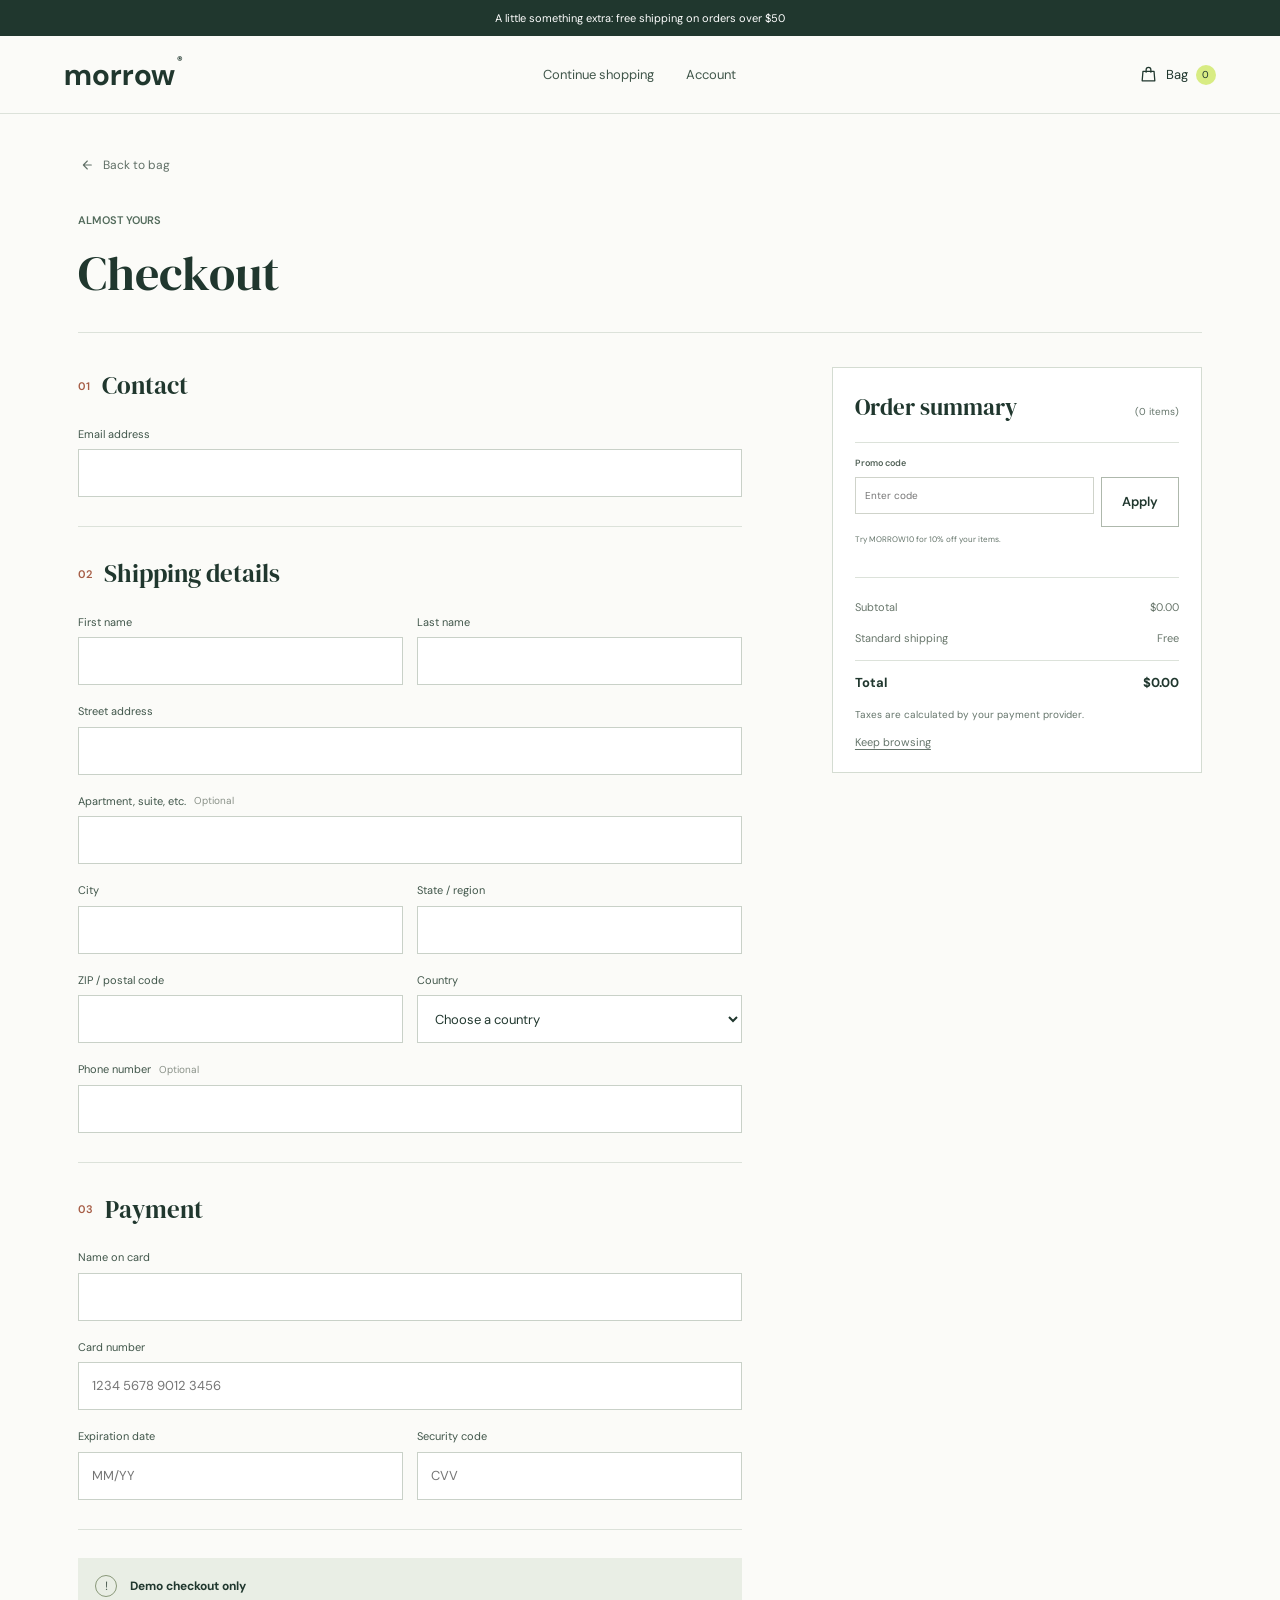
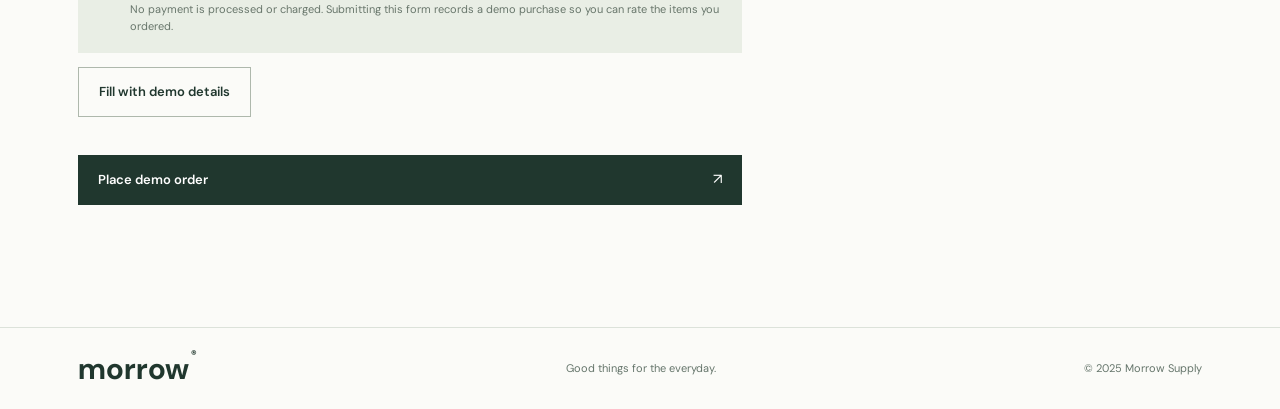
<file: checkout.html>
<!doctype html>
<html lang="en">
  <head>
    <meta charset="UTF-8" />
    <meta name="viewport" content="width=device-width, initial-scale=1.0" />
    <meta name="theme-color" content="#f6f5ef" />
    <meta name="description" content="Review your Morrow Supply order and enter shipping details." />
    <title>Checkout — Morrow Supply</title>
    <link rel="preconnect" href="https://fonts.googleapis.com" />
    <link rel="preconnect" href="https://fonts.gstatic.com" crossorigin />
    <link href="https://fonts.googleapis.com/css2?family=DM+Sans:wght@400;500;600;700&family=DM+Serif+Display&display=swap" rel="stylesheet" />
    <link rel="stylesheet" href="styles.css" />
    <script src="checkout-demo-data.js" defer></script>
    <script src="app.js" defer></script>
  </head>
  <body>
    <div class="announcement">A little something extra: free shipping on orders over $50</div>
    <header class="site-header">
      <a class="wordmark" href="index.html" aria-label="Morrow Supply home">morrow<span>®</span></a>
      <nav class="main-nav" aria-label="Checkout navigation"><a href="index.html#shop">Continue shopping</a><a href="account.html">Account</a></nav>
      <div class="header-actions">
        <a class="cart-trigger" id="checkout-cart-link" href="index.html?openCart=1" aria-label="Return to shopping bag">
          <svg aria-hidden="true" viewBox="0 0 24 24"><path d="M5 8h14l1 12H4L5 8Z"></path><path d="M9 9V6a3 3 0 0 1 6 0v3"></path></svg>
          <span>Bag</span><span class="cart-count" id="checkout-cart-count">0</span>
        </a>
      </div>
    </header>

    <main class="checkout-page">
      <a class="checkout-back" id="back-to-bag" href="index.html?openCart=1"><svg aria-hidden="true" viewBox="0 0 24 24"><path d="m14 18-6-6 6-6M8 12h12"></path></svg>Back to bag</a>
      <div class="checkout-heading"><span class="eyebrow">Almost yours</span><h1 id="checkout-title">Checkout</h1></div>
      <div class="checkout-layout">
        <form class="checkout-form" id="checkout-form">
          <section class="checkout-form-section" aria-labelledby="contact-heading">
            <div class="checkout-section-heading"><span>01</span><h2 id="contact-heading">Contact</h2></div>
            <label class="checkout-field" for="checkout-email">Email address<input id="checkout-email" name="email" type="email" autocomplete="email" required /></label>
          </section>
          <section class="checkout-form-section" aria-labelledby="shipping-heading">
            <div class="checkout-section-heading"><span>02</span><h2 id="shipping-heading">Shipping details</h2></div>
            <div class="checkout-fields-grid">
              <label class="checkout-field" for="checkout-first-name">First name<input id="checkout-first-name" name="given-name" autocomplete="given-name" required /></label>
              <label class="checkout-field" for="checkout-last-name">Last name<input id="checkout-last-name" name="family-name" autocomplete="family-name" required /></label>
              <label class="checkout-field field-full" for="checkout-address">Street address<input id="checkout-address" name="address-line1" autocomplete="address-line1" required /></label>
              <label class="checkout-field field-full" for="checkout-address-extra">Apartment, suite, etc. <span class="field-optional">Optional</span><input id="checkout-address-extra" name="address-line2" autocomplete="address-line2" /></label>
              <label class="checkout-field" for="checkout-city">City<input id="checkout-city" name="city" autocomplete="address-level2" required /></label>
              <label class="checkout-field" for="checkout-region">State / region<input id="checkout-region" name="region" autocomplete="address-level1" required /></label>
              <label class="checkout-field" for="checkout-postal">ZIP / postal code<input id="checkout-postal" name="postal-code" autocomplete="postal-code" required /></label>
              <label class="checkout-field" for="checkout-country">Country<select id="checkout-country" name="country" autocomplete="country-name" required><option value="">Choose a country</option><option>United States</option><option>Canada</option><option>United Kingdom</option><option>Australia</option></select></label>
              <label class="checkout-field field-full" for="checkout-phone">Phone number <span class="field-optional">Optional</span><input id="checkout-phone" name="tel" type="tel" autocomplete="tel" /></label>
            </div>
          </section>
          <section class="checkout-form-section" aria-labelledby="payment-heading">
            <div class="checkout-section-heading"><span>03</span><h2 id="payment-heading">Payment</h2></div>
            <div class="checkout-fields-grid">
              <label class="checkout-field field-full" for="checkout-card-name">Name on card<input id="checkout-card-name" name="card-name" autocomplete="cc-name" required /></label>
              <label class="checkout-field field-full" for="checkout-card-number">Card number<input id="checkout-card-number" name="card-number" inputmode="numeric" autocomplete="cc-number" placeholder="1234 5678 9012 3456" required /></label>
              <label class="checkout-field" for="checkout-card-expiry">Expiration date<input id="checkout-card-expiry" name="card-expiry" inputmode="numeric" autocomplete="cc-exp" placeholder="MM/YY" required /></label>
              <label class="checkout-field" for="checkout-card-cvv">Security code<input id="checkout-card-cvv" name="card-code" inputmode="numeric" autocomplete="cc-csc" maxlength="4" placeholder="CVV" required /></label>
            </div>
          </section>
          <div class="payment-setup"><span class="payment-lock" aria-hidden="true">!</span><div><strong>Demo checkout only</strong><p>No payment is processed or charged. Submitting this form records a demo purchase so you can rate the items you ordered.</p></div></div>
          <button class="button checkout-demo-fill" id="fill-demo-checkout" type="button">Fill with demo details</button>
          <p class="checkout-demo-message" id="checkout-demo-message" aria-live="polite"></p>
          <button class="button button-dark checkout-submit" type="submit">Place demo order <span aria-hidden="true">↗</span></button>
          <p class="checkout-feedback" id="checkout-feedback" aria-live="polite"></p>
        </form>
        <aside class="checkout-summary" aria-labelledby="summary-heading">
          <h2 id="summary-heading">Order summary <span id="checkout-count">(0 items)</span></h2>
          <div class="checkout-items" id="checkout-items"></div>
          <div class="promo-code-box">
            <label for="promo-code-input">Promo code</label>
            <div class="promo-code-controls">
              <input id="promo-code-input" type="text" autocomplete="off" placeholder="Enter code" aria-describedby="promo-code-hint promo-code-message" />
              <button class="button promo-code-apply" id="apply-promo-code" type="button">Apply</button>
            </div>
            <p class="promo-code-hint" id="promo-code-hint">Try MORROW10 for 10% off your items.</p>
            <p class="promo-code-message" id="promo-code-message" aria-live="polite"></p>
          </div>
          <div class="checkout-totals">
            <div><span>Subtotal</span><span id="checkout-subtotal">$0.00</span></div>
            <div id="checkout-discount-row" hidden><span>Promo discount</span><span id="checkout-discount"></span></div>
            <div><span>Standard shipping</span><span id="checkout-shipping">$0.00</span></div>
            <div class="checkout-grand-total"><strong>Total</strong><strong id="checkout-total">$0.00</strong></div>
          </div>
          <p class="tax-note">Taxes are calculated by your payment provider.</p>
          <a class="continue-shopping checkout-continue" id="back-to-store" href="index.html">Keep browsing</a>
        </aside>
      </div>
    </main>

    <footer class="site-footer"><a class="wordmark footer-wordmark" href="index.html">morrow<span>®</span></a><p>Good things for the everyday.</p><span>© 2025 Morrow Supply</span></footer>
  </body>
</html>
</file>
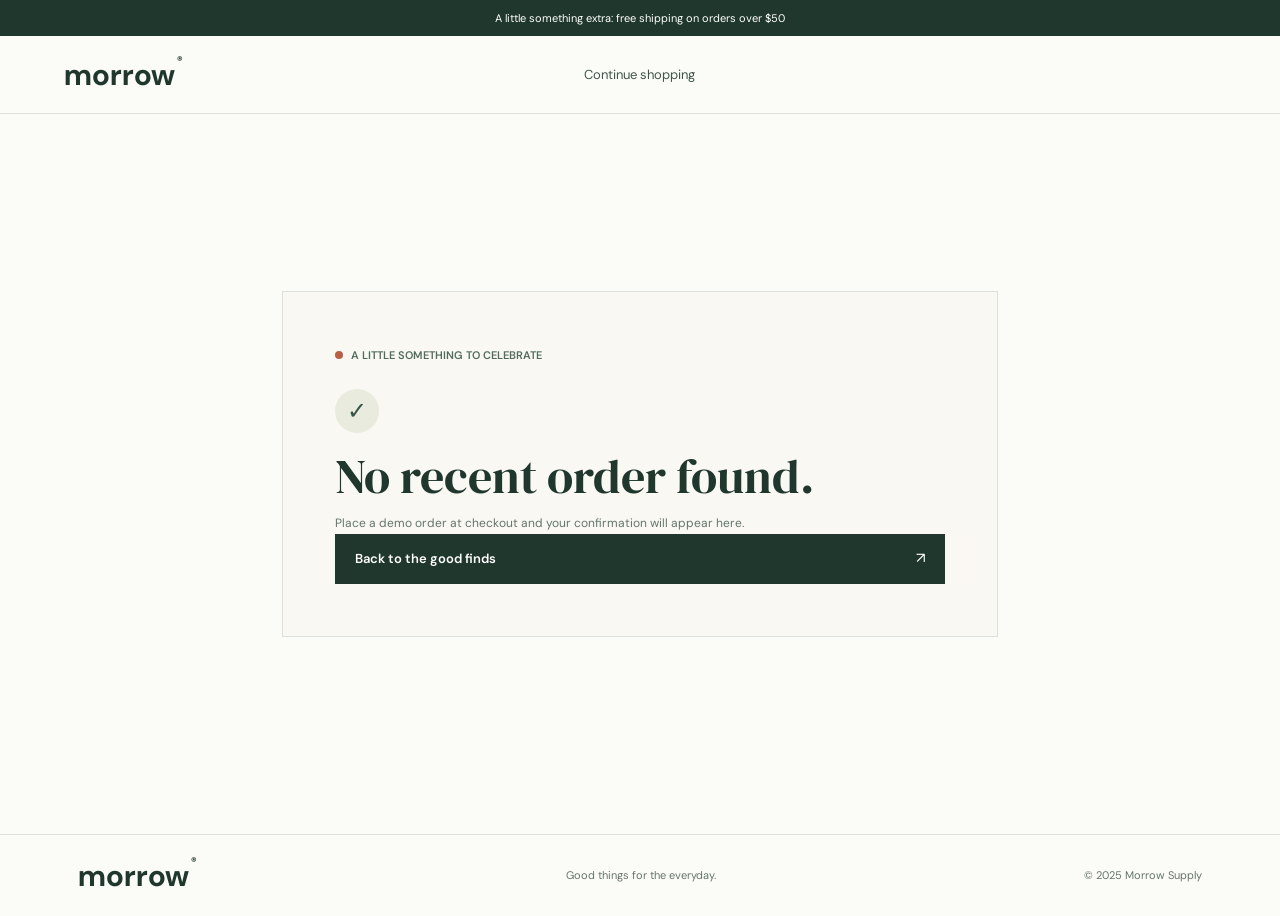
<file: thank-you.html>
<!doctype html>
<html lang="en">
  <head>
    <meta charset="UTF-8" />
    <meta name="viewport" content="width=device-width, initial-scale=1.0" />
    <meta name="theme-color" content="#f6f5ef" />
    <meta name="description" content="Your Morrow Supply demo order confirmation." />
    <title>Thank you — Morrow Supply</title>
    <link rel="preconnect" href="https://fonts.googleapis.com" />
    <link rel="preconnect" href="https://fonts.gstatic.com" crossorigin />
    <link href="https://fonts.googleapis.com/css2?family=DM+Sans:wght@400;500;600;700&family=DM+Serif+Display&display=swap" rel="stylesheet" />
    <link rel="stylesheet" href="styles.css" />
    <script src="thank-you.js" defer></script>
  </head>
  <body>
    <div class="announcement">A little something extra: free shipping on orders over $50</div>
    <header class="site-header">
      <a class="wordmark" href="index.html" aria-label="Morrow Supply home">morrow<span>®</span></a>
      <nav class="main-nav" aria-label="Confirmation navigation"><a href="index.html#shop">Continue shopping</a></nav>
    </header>

    <main class="order-confirmation">
      <section class="order-confirmation-card" aria-labelledby="confirmation-title">
        <span class="eyebrow"><span class="eyebrow-dot"></span> A little something to celebrate</span>
        <div class="order-confirmation-mark" aria-hidden="true">✓</div>
        <h1 id="confirmation-title">Thank you for your order.</h1>
        <p class="order-confirmation-message" id="order-confirmation-message" aria-live="polite"></p>
        <p class="order-confirmation-number" id="order-confirmation-number"></p>
        <div class="order-confirmation-items" id="order-confirmation-items" aria-label="Items in your order"></div>
        <div class="order-confirmation-total">
          <div><span>Subtotal</span><strong id="order-subtotal"></strong></div>
          <div id="order-discount-row" hidden><span>Promo discount</span><strong id="order-discount"></strong></div>
          <div><span>Shipping</span><strong id="order-shipping"></strong></div>
          <div class="order-confirmation-grand-total"><span>Total</span><strong id="order-total"></strong></div>
        </div>
        <p class="order-confirmation-demo">This was a demo order. No payment was processed or charged. You can now rate purchased items from the shop.</p>
        <a class="button button-dark" href="index.html#shop">Back to the good finds <span aria-hidden="true">↗</span></a>
      </section>
    </main>

    <footer class="site-footer"><a class="wordmark footer-wordmark" href="index.html">morrow<span>®</span></a><p>Good things for the everyday.</p><span>© 2025 Morrow Supply</span></footer>
  </body>
</html>
</file>
<file: styles.css>
:root {
  font-family: "DM Sans", sans-serif;
  color: #233b32;
  background: #f6f5ef;
  font-synthesis: none;
  text-rendering: optimizeLegibility;
  --ink: #233b32;
  --muted: #78827a;
  --paper: #f6f5ef;
  --line: #dedfd6;
  --lime: #d7ed86;
  --coral: #e67b61;
}

* { box-sizing: border-box; }
html { scroll-behavior: smooth; }
body { margin: 0; min-width: 320px; }
button, input, select { font: inherit; }
button, a, select { -webkit-tap-highlight-color: transparent; }
a { color: inherit; text-decoration: none; }
button { color: inherit; }
svg { width: 20px; height: 20px; fill: none; stroke: currentColor; stroke-width: 1.6; stroke-linecap: round; stroke-linejoin: round; }
.announcement { min-height: 31px; display: grid; place-items: center; padding: 6px 16px; background: var(--ink); color: #fff; font-size: 10px; letter-spacing: .08em; text-align: center; }
.site-header { position: sticky; top: 0; z-index: 7; height: 76px; max-width: 1440px; margin: auto; padding: 0 6.1%; display: grid; grid-template-columns: 1fr 1.4fr 1fr; align-items: center; border-bottom: 1px solid var(--line); background: var(--paper); }
.wordmark { font-size: 27px; font-weight: 700; letter-spacing: -.07em; width: fit-content; }
.wordmark span { font-size: 10px; vertical-align: top; margin-left: 2px; letter-spacing: 0; }
.main-nav { display: flex; justify-content: center; align-items: center; gap: clamp(16px, 2.5vw, 37px); white-space: nowrap; }
.main-nav a { font-size: 11px; color: #48584f; transition: color .2s ease; }
.main-nav a:hover { color: #a64f38; }
.header-actions { display: flex; align-items: center; justify-content: flex-end; gap: 20px; }
.account-sign-in { display: inline-flex; align-items: center; justify-content: center; min-height: 34px; padding: 0 12px; background: var(--ink); color: #fff; font-size: 10px; font-weight: 600; white-space: nowrap; transition: background .2s ease; }
.account-sign-in:hover { background: #365447; }
.search-box { display: flex; align-items: center; gap: 8px; padding: 8px 0; border-bottom: 1px solid #bdc3b9; }
.search-box svg { width: 16px; height: 16px; }
.search-box input { width: 106px; border: 0; outline: 0; background: transparent; font-size: 10px; }
.search-box input::placeholder { color: var(--muted); }
.cart-trigger { position: relative; display: flex; align-items: center; gap: 6px; border: 0; padding: 7px 0; background: none; cursor: pointer; font-size: 11px; }
.cart-trigger svg { width: 19px; height: 19px; }
.cart-count { display: grid; place-items: center; min-width: 16px; height: 16px; border-radius: 50%; background: var(--lime); font-size: 9px; }
.hero { max-width: 1440px; margin: auto; min-height: 535px; padding: 45px 6.1% 58px; display: grid; grid-template-columns: .88fr 1.12fr; align-items: center; gap: 5.5%; }
.hero-copy { position: relative; padding: 20px 0 30px 2.5%; animation: rise-in .7s both; }
.eyebrow { display: inline-flex; align-items: center; gap: 8px; color: #68766b; font-size: 9px; font-weight: 600; letter-spacing: .12em; text-transform: uppercase; }
.eyebrow-dot { width: 7px; height: 7px; border-radius: 50%; background: #e67b61; }
h1, h2, p { margin-top: 0; }
.hero h1 { margin: 20px 0 17px; font-family: "DM Serif Display", Georgia, serif; font-size: clamp(56px, 6.5vw, 88px); font-weight: 400; line-height: .96; letter-spacing: 0; }
h1 em, h2 em { color: #a65d46; font-weight: 400; }
.hero-copy > p { max-width: 350px; margin-bottom: 25px; color: #718077; font-size: 12px; line-height: 1.8; }
.button { display: inline-flex; align-items: center; justify-content: center; gap: 26px; min-height: 44px; padding: 0 17px; border: 0; cursor: pointer; font-size: 10px; font-weight: 600; transition: background .2s ease, transform .2s ease; }
.button:hover { transform: translateY(-2px); }
.button-dark { background: var(--ink); color: #fff; }
.button-dark:hover { background: #365447; }
.button span { font-size: 15px; font-weight: 400; }
.hero-note { position: absolute; right: 3%; bottom: 1%; display: flex; align-items: center; gap: 10px; color: #78827a; font-size: 9px; line-height: 1.7; }
.hero-note strong { color: var(--ink); font-weight: 600; }
.note-mark { display: grid; place-items: center; width: 31px; height: 31px; border-radius: 50%; background: var(--lime); color: var(--ink); font-size: 18px; }
.hero-image-wrap { position: relative; min-height: 410px; height: min(37vw, 455px); background: #d7d9c9; animation: rise-in .7s .12s both; }
.hero-image { width: 100%; height: 100%; position: absolute; inset: 0; object-fit: cover; object-position: center 54%; }
.hero-image-label { position: absolute; right: 17px; bottom: 13px; left: 17px; display: flex; justify-content: space-between; color: #fff; font-size: 8px; font-weight: 600; letter-spacing: .1em; text-shadow: 0 1px 5px #0008; }
.hero-sticker { position: absolute; top: 21px; left: -28px; width: 104px; height: 104px; display: flex; flex-direction: column; justify-content: center; align-items: center; border-radius: 50%; background: var(--lime); text-align: center; transform: rotate(-9deg); }
.hero-sticker > span { font-size: 6px; letter-spacing: .13em; }
.hero-sticker strong { margin: 4px 0; font-family: "DM Serif Display", Georgia, serif; font-size: 20px; font-weight: 400; line-height: .91; }
.shop-section { max-width: 1440px; margin: auto; padding: 52px 6.1% 90px; border-top: 1px solid var(--line); }
.section-heading { display: flex; justify-content: space-between; align-items: end; margin-bottom: 27px; }
.section-heading h2, .story-copy h2, .newsletter h2 { margin: 7px 0 0; font-family: "DM Serif Display", Georgia, serif; font-size: 39px; line-height: 1.06; font-weight: 400; }
.section-heading > p { max-width: 270px; margin: 0 0 3px; color: var(--muted); font-size: 10px; line-height: 1.7; }
.shop-controls { display: flex; justify-content: space-between; align-items: center; gap: 20px; margin-bottom: 23px; border-bottom: 1px solid var(--line); }
.category-tabs { display: flex; gap: 25px; overflow-x: auto; scrollbar-width: none; }
.category-tabs::-webkit-scrollbar { display: none; }
.category-tab { position: relative; flex: none; padding: 0 0 13px; border: 0; background: none; color: #7a837c; cursor: pointer; font-size: 10px; }
.category-tab.is-active { color: var(--ink); font-weight: 600; }
.category-tab.is-active::after { position: absolute; right: 0; bottom: -1px; left: 0; height: 2px; background: var(--ink); content: ""; }
.category-tab span { margin-left: 3px; color: #a65d46; font-size: 8px; }
.sort-control { display: flex; align-items: center; gap: 8px; flex: none; padding-bottom: 11px; color: var(--muted); font-size: 9px; }
.sort-control select { border: 0; outline: 0; background: transparent; color: var(--ink); cursor: pointer; font-size: 9px; }
.product-grid { display: grid; grid-template-columns: repeat(4, minmax(0, 1fr)); gap: 29px 16px; }
.product-card { min-width: 0; animation: rise-in .42s both; }
.product-image-wrap { position: relative; overflow: hidden; aspect-ratio: 1 / 1.12; background: #e7e5dc; }
.product-image { width: 100%; height: 100%; object-fit: cover; transition: transform .45s cubic-bezier(.2,.7,.2,1); }
.product-card:hover .product-image { transform: scale(1.045); }
.product-badge { position: absolute; top: 11px; left: 11px; padding: 6px 8px; background: var(--lime); color: var(--ink); font-size: 7px; font-weight: 700; letter-spacing: .09em; text-transform: uppercase; }
.quick-add { position: absolute; right: 10px; bottom: 10px; width: 36px; height: 36px; display: grid; place-items: center; border: 0; border-radius: 50%; background: #f6f5ef; cursor: pointer; transition: color .2s, background .2s, transform .2s; }
.quick-add:hover { background: var(--ink); color: #fff; transform: rotate(90deg); }
.quick-add svg { width: 17px; height: 17px; }
.product-info { display: flex; justify-content: space-between; gap: 8px; padding-top: 11px; }
.product-name { margin: 0; font-size: 11px; font-weight: 600; }
.product-description { margin: 4px 0 0; color: var(--muted); font-size: 9px; }
.product-price { flex: none; padding-top: 1px; font-size: 10px; font-weight: 600; }
.product-rating { display: flex; align-items: center; gap: 7px; min-height: 24px; margin-top: 4px; }
.rating-stars { display: inline-flex; gap: 1px; }
.rating-star { padding: 2px; border: 0; background: linear-gradient(90deg, #a65d46 var(--rating-fill, 0%), #c9cbc5 var(--rating-fill, 0%)); background-clip: text; color: transparent; cursor: pointer; font: inherit; font-size: 14px; line-height: 1; -webkit-background-clip: text; }
.rating-star:focus-visible { outline: 2px solid #83966a; outline-offset: 1px; }
.rating-label { color: var(--muted); font-size: 9px; }
.product-reviews-dialog { width: min(520px, calc(100% - 32px)); max-height: min(85vh, 760px); padding: 24px; border: 1px solid var(--line); background: #f9f8f3; color: var(--ink); }
.product-reviews-dialog::backdrop { background: rgb(25 38 31 / 55%); }
.reviews-header { display: flex; justify-content: space-between; align-items: start; gap: 16px; }
.reviews-header h2 { margin: 5px 0 0; font-family: "DM Serif Display", Georgia, serif; font-size: 29px; font-weight: 400; }
.reviews-close { flex: none; font-size: 22px; }
.reviews-summary { margin-top: 18px; color: var(--ink); font-size: 12px; font-weight: 600; }
.reviews-empty { margin: 18px 0; color: var(--muted); font-size: 11px; }
.reviews-list { display: grid; gap: 0; max-height: 250px; overflow-y: auto; padding: 0; margin: 14px 0 0; list-style: none; }
.product-review { padding: 13px 0; border-top: 1px solid var(--line); }
.product-review-heading { display: flex; justify-content: space-between; gap: 12px; }
.product-review-stars { color: #a65d46; font-size: 13px; letter-spacing: .04em; }
.product-review-heading time { color: var(--muted); font-size: 9px; }
.product-review > p { margin: 8px 0 0; color: #536258; font-size: 11px; line-height: 1.7; overflow-wrap: anywhere; }
.review-form { padding-top: 18px; margin-top: 8px; border-top: 1px solid var(--line); }
.review-form[hidden] { display: none; }
.review-form h3 { margin: 0 0 12px; font-family: "DM Serif Display", Georgia, serif; font-size: 20px; font-weight: 400; }
.review-rating-field { padding: 0; margin: 0 0 12px; border: 0; }
.review-rating-field legend, .review-comment-label { color: #526258; font-size: 10px; }
.review-rating-stars { display: flex; gap: 3px; margin-top: 5px; }
.review-rating-stars button { padding: 0; border: 0; background: none; color: #b7bbb2; cursor: pointer; font-size: 23px; }
.review-rating-stars button.is-selected { color: #a65d46; }
.review-rating-stars button:focus-visible { outline: 2px solid #83966a; outline-offset: 2px; }
.review-comment-label { display: grid; gap: 6px; }
.review-comment-label textarea { width: 100%; padding: 10px; border: 1px solid #cfd3ca; border-radius: 0; outline-color: #83966a; background: #fff; color: var(--ink); font: inherit; font-size: 11px; resize: vertical; }
.review-submit { margin-top: 12px; }
.review-form-message, .review-purchase-note { min-height: 15px; margin: 9px 0 0; color: #56744d; font-size: 10px; line-height: 1.6; }
.reviews-thanks { margin: 16px 0 0; color: #56744d; font-size: 12px; }
.review-purchase-note { color: var(--muted); }
.empty-state { padding: 46px 0; color: var(--muted); text-align: center; font-size: 12px; }
.story-band { min-height: 255px; display: grid; grid-template-columns: .6fr 1.4fr 1fr; align-items: center; gap: 5%; padding: 45px 12%; background: #e8ebdd; }
.story-mark { color: #c0cf8a; font-family: "DM Serif Display", Georgia, serif; font-size: 108px; line-height: 1; }
.story-copy h2 { font-size: 34px; }
.story-band > p { max-width: 260px; margin: 18px 0 0; color: #69776d; font-size: 10px; line-height: 1.85; }
.newsletter { position: relative; display: flex; justify-content: space-between; align-items: center; gap: 30px; max-width: 1440px; min-height: 200px; margin: auto; padding: 40px 8%; }
.newsletter h2 { font-size: 29px; }
.newsletter > div > p { margin: 8px 0 0; color: var(--muted); font-size: 10px; }
.newsletter-form { display: flex; min-width: min(430px, 45%); border-bottom: 1px solid #9fa99e; }
.newsletter-form input { flex: 1; min-width: 0; border: 0; outline: 0; background: transparent; font-size: 10px; }
.newsletter-form .button { align-self: center; min-height: 37px; padding: 0 13px; }
.newsletter-message { position: absolute; right: 8%; bottom: 17px; margin: 0; color: #56744d; font-size: 10px; }
.site-footer[hidden] { display: none; }
.checkout-page { max-width: 1280px; margin: auto; padding: 32px 6.1% 88px; }
.checkout-back { display: inline-flex; align-items: center; gap: 7px; padding: 4px 0; border: 0; background: none; color: #617067; cursor: pointer; font-size: 10px; }
.checkout-back svg { width: 16px; height: 16px; }
.checkout-heading { margin: 27px 0 28px; padding-bottom: 20px; border-bottom: 1px solid var(--line); }
.checkout-heading h1 { margin: 7px 0 0; font-family: "DM Serif Display", Georgia, serif; font-size: 43px; font-weight: 400; }
.checkout-layout { display: grid; grid-template-columns: minmax(0, 1fr) minmax(260px, 350px); align-items: start; gap: clamp(30px, 7vw, 90px); }
.checkout-form-section { padding: 0 0 25px; margin-bottom: 24px; border-bottom: 1px solid var(--line); }
.checkout-section-heading { display: flex; align-items: center; gap: 10px; margin-bottom: 18px; }
.checkout-section-heading > span { color: #a65d46; font-size: 9px; font-weight: 600; }
.checkout-section-heading h2 { margin: 0; font-family: "DM Serif Display", Georgia, serif; font-size: 22px; font-weight: 400; }
.checkout-field { display: grid; grid-template-columns: auto 1fr; align-items: center; gap: 6px 8px; color: #526258; font-size: 9px; }
.checkout-field input, .checkout-field select { grid-column: 1 / -1; width: 100%; min-height: 43px; padding: 0 11px; border: 1px solid #cfd3ca; border-radius: 0; outline-color: #83966a; background: #fff; color: var(--ink); font-size: 11px; }
.checkout-fields-grid { display: grid; grid-template-columns: repeat(2, minmax(0, 1fr)); gap: 15px 12px; }
.checkout-field.field-full { grid-column: 1 / -1; }
.field-optional { color: #899188; font-size: 8px; }
.payment-setup { display: flex; gap: 11px; padding: 15px; background: #e8ebdd; }
.payment-lock { width: 20px; height: 20px; flex: none; display: grid; place-items: center; border: 1px solid #899879; border-radius: 50%; color: #526258; font-size: 11px; }
.payment-setup strong { font-size: 10px; }
.payment-setup p { margin: 5px 0 0; color: #68766b; font-size: 9px; line-height: 1.6; }
.checkout-submit { width: 100%; justify-content: space-between; margin-top: 16px; }
.checkout-demo-fill { min-height: 38px; margin-top: 14px; padding: 0 12px; border: 1px solid #aeb8ac; background: transparent; color: var(--ink); }
.checkout-demo-fill:hover { background: #e8ebdd; }
.checkout-demo-message { min-height: 14px; margin: 6px 0 0; color: #56744d; font-size: 9px; }
.checkout-feedback { min-height: 15px; margin: 11px 0 0; color: #a64f38; font-size: 10px; line-height: 1.6; }
.account-page { min-height: calc(100vh - 190px); display: grid; place-items: center; padding: 52px 20px 72px; }
.account-card { width: min(100%, 480px); padding: clamp(24px, 6vw, 42px); border: 1px solid var(--line); background: #f9f8f3; }
.account-card h1 { margin: 14px 0 8px; font-family: "DM Serif Display", Georgia, serif; font-size: clamp(34px, 6vw, 43px); font-weight: 400; line-height: 1.08; }
.account-intro { margin: 0; color: var(--muted); font-size: 11px; line-height: 1.7; }
.account-mode-switch { display: grid; grid-template-columns: 1fr 1fr; gap: 5px; padding: 4px; margin-top: 24px; background: #e8ebdd; }
.account-mode-switch button { min-height: 38px; border: 0; background: transparent; color: #68766b; cursor: pointer; font-size: 10px; }
.account-mode-switch button.is-active { background: #fff; color: var(--ink); font-weight: 600; }
.account-form { display: grid; gap: 14px; margin-top: 20px; }
.account-field { display: grid; gap: 6px; color: #526258; font-size: 10px; }
.account-field[hidden] { display: none; }
.account-field input { width: 100%; min-height: 43px; padding: 0 11px; border: 1px solid #cfd3ca; border-radius: 0; outline-color: #83966a; background: #fff; color: var(--ink); font-size: 11px; }
.account-reset { justify-self: end; padding: 0; border: 0; background: none; color: #536b5c; cursor: pointer; font-size: 9px; text-decoration: underline; }
.account-submit { width: 100%; justify-content: space-between; }
.account-message, .account-setup-message { min-height: 15px; margin: 0; color: #56744d; font-size: 10px; line-height: 1.65; }
.account-message.is-error, .account-setup-message { color: #a64f38; }
.account-setup-message { padding: 12px; margin-top: 16px; background: #f5e9e3; }
.account-setup-message[hidden] { display: none; }
.account-privacy-note { margin: 16px 0 0; color: var(--muted); font-size: 9px; line-height: 1.6; }
.account-status { display: grid; gap: 6px; padding: 13px; margin-top: 18px; background: #e8ebdd; }
.account-status[hidden] { display: none; }
.account-status strong { font-size: 11px; }
.account-status > span { color: var(--muted); font-size: 10px; }
.account-status .continue-shopping { justify-self: start; margin-top: 3px; }
.account-form button:disabled, .account-mode-switch button:disabled { cursor: not-allowed; opacity: .6; }
.order-confirmation { max-width: 760px; min-height: calc(100vh - 180px); display: grid; place-items: center; margin: auto; padding: 52px 22px 72px; }
.order-confirmation-card { width: 100%; padding: clamp(24px, 6vw, 52px); border: 1px solid var(--line); background: #f9f8f3; }
.order-confirmation-mark { width: 44px; height: 44px; display: grid; place-items: center; margin-top: 24px; border-radius: 50%; background: #e8ebdd; color: #365447; font-size: 24px; }
.order-confirmation-card h1 { margin: 18px 0 10px; font-family: "DM Serif Display", Georgia, serif; font-size: clamp(34px, 6vw, 48px); font-weight: 400; line-height: 1.08; }
.order-confirmation-message { margin: 0; color: var(--muted); font-size: 12px; line-height: 1.7; }
.order-confirmation-number { margin: 22px 0 0; color: #68766b; font-size: 10px; font-weight: 600; letter-spacing: .06em; text-transform: uppercase; }
.order-confirmation-items { margin-top: 14px; border-top: 1px solid var(--line); }
.order-confirmation-item, .order-confirmation-total > div { display: flex; justify-content: space-between; gap: 16px; padding: 12px 0; border-bottom: 1px solid var(--line); font-size: 11px; }
.order-confirmation-item strong, .order-confirmation-total strong { flex: none; font-weight: 600; }
.order-confirmation-quantity { color: var(--muted); }
.order-confirmation-total { padding-top: 6px; }
.order-confirmation-total > div { padding: 8px 0; border: 0; color: var(--muted); }
.order-confirmation-total .order-confirmation-grand-total { margin-top: 5px; padding-top: 13px; border-top: 1px solid var(--line); color: var(--ink); font-size: 14px; }
.order-confirmation-demo { margin: 18px 0; padding: 12px; background: #e8ebdd; color: #536258; font-size: 10px; line-height: 1.65; }
.order-confirmation-card > .button { width: 100%; justify-content: space-between; }
.checkout-summary { position: sticky; top: 100px; padding: 19px; border: 1px solid var(--line); background: #f9f8f3; }
.checkout-summary h2 { display: flex; align-items: baseline; justify-content: space-between; gap: 8px; margin: 0 0 14px; font-family: "DM Serif Display", Georgia, serif; font-size: 20px; font-weight: 400; }
.checkout-summary h2 span { color: var(--muted); font-family: "DM Sans", sans-serif; font-size: 8px; }
.checkout-items { max-height: 300px; overflow-y: auto; }
.promo-code-box { padding: 14px 0; border-top: 1px solid var(--line); }
.promo-code-box > label { display: block; margin-bottom: 7px; color: #526258; font-size: 9px; font-weight: 600; }
.promo-code-controls { display: flex; gap: 7px; }
.promo-code-controls input { flex: 1; min-width: 0; height: 37px; padding: 0 9px; border: 1px solid #cfd3ca; border-radius: 0; outline-color: #83966a; background: #fff; color: var(--ink); font-size: 10px; }
.promo-code-apply { min-height: 37px; padding: 0 11px; border: 1px solid #aeb8ac; background: transparent; color: var(--ink); }
.promo-code-apply:hover { background: #e8ebdd; }
.promo-code-hint, .promo-code-message { min-height: 12px; margin: 6px 0 0; color: var(--muted); font-size: 8px; }
.promo-code-message.is-success { color: #56744d; }
.promo-code-box[hidden], .checkout-totals [hidden], .order-confirmation-total [hidden] { display: none; }
.checkout-item { display: grid; grid-template-columns: 48px 1fr auto; align-items: center; gap: 9px; padding: 10px 0; border-top: 1px solid var(--line); }
.checkout-item img { width: 48px; height: 54px; object-fit: cover; background: #e7e5dc; }
.checkout-item strong { display: block; font-size: 9px; }
.checkout-item span { display: block; margin-top: 4px; color: var(--muted); font-size: 8px; }
.checkout-item-price { color: var(--ink) !important; font-size: 9px !important; }
.checkout-totals { padding-top: 12px; border-top: 1px solid var(--line); }
.checkout-totals > div { display: flex; justify-content: space-between; gap: 10px; padding: 6px 0; color: #68766b; font-size: 9px; }
.checkout-totals .checkout-grand-total { margin-top: 7px; padding-top: 12px; border-top: 1px solid var(--line); color: var(--ink); font-size: 11px; }
.tax-note { margin: 7px 0 0; color: var(--muted); font-size: 8px; }
.checkout-continue { margin: 17px 0 0; }
.site-footer { min-height: 75px; display: flex; align-items: center; justify-content: space-between; padding: 15px 6.1%; border-top: 1px solid var(--line); }
.footer-wordmark { font-size: 22px; }
.site-footer p, .site-footer > span { margin: 0; color: var(--muted); font-size: 9px; }
.overlay { position: fixed; z-index: 8; inset: 0; background: #16261f70; animation: fade-in .2s ease; }
.cart-drawer { position: fixed; z-index: 9; top: 0; right: 0; bottom: 0; width: min(440px, 100%); display: flex; flex-direction: column; padding: 27px 28px 20px; background: var(--paper); box-shadow: -10px 0 40px #17251d12; animation: slide-in .26s ease both; }
.cart-drawer[hidden], .overlay[hidden] { display: none; }
.cart-header { display: flex; align-items: center; justify-content: space-between; padding-bottom: 18px; border-bottom: 1px solid var(--line); }
.cart-header h2 { margin: 5px 0 0; font-family: "DM Serif Display", Georgia, serif; font-size: 30px; font-weight: 400; }
.cart-header h2 span { color: var(--muted); font-family: "DM Sans", sans-serif; font-size: 11px; }
.icon-button { width: 35px; height: 35px; display: grid; place-items: center; border: 1px solid var(--line); border-radius: 50%; background: transparent; cursor: pointer; }
.icon-button svg { width: 17px; height: 17px; }
.shipping-note { padding: 14px 0; border-bottom: 1px solid var(--line); color: #627568; font-size: 10px; }
.shipping-track { height: 3px; margin-top: 9px; background: #dfe3d8; }
.shipping-track span { display: block; height: 100%; background: #a2bd5e; transition: width .25s ease; }
.cart-items { flex: 1; overflow-y: auto; }
.cart-empty { padding: 42px 10px; color: var(--muted); text-align: center; font-size: 11px; }
.cart-item { display: grid; grid-template-columns: 72px 1fr auto; gap: 12px; padding: 15px 0; border-bottom: 1px solid var(--line); }
.cart-item img { width: 72px; height: 84px; object-fit: cover; background: #e7e5dc; }
.cart-item-copy { display: flex; flex-direction: column; align-items: flex-start; padding: 3px 0; }
.cart-item-copy strong { font-size: 10px; }
.cart-item-copy > span { margin-top: 5px; color: var(--muted); font-size: 9px; }
.quantity-control { display: flex; align-items: center; gap: 12px; margin-top: auto; border: 1px solid var(--line); }
.quantity-control button { width: 24px; height: 23px; border: 0; background: transparent; cursor: pointer; }
.quantity-control span { min-width: 10px; text-align: center; font-size: 9px; }
.cart-item-price { padding-top: 3px; font-size: 10px; font-weight: 600; }
.cart-footer { padding-top: 15px; border-top: 1px solid var(--line); }
.subtotal-row { display: flex; justify-content: space-between; font-size: 12px; }
.subtotal-row strong { font-size: 13px; }
.cart-footer > p { margin: 9px 0 15px; color: var(--muted); font-size: 9px; }
.checkout-button { width: 100%; justify-content: space-between; }
.continue-shopping { display: block; margin: 12px auto 0; border: 0; background: none; cursor: pointer; color: var(--muted); font-size: 9px; text-decoration: underline; text-underline-offset: 3px; }
.toast { position: fixed; z-index: 12; right: 20px; bottom: 20px; max-width: calc(100vw - 40px); padding: 13px 17px; background: var(--ink); color: #fff; font-size: 10px; opacity: 0; pointer-events: none; transform: translateY(8px); transition: opacity .2s, transform .2s; }
.toast.is-visible { opacity: 1; transform: translateY(0); }
.visually-hidden { position: absolute; width: 1px; height: 1px; overflow: hidden; clip: rect(0, 0, 0, 0); white-space: nowrap; clip-path: inset(50%); }
@keyframes rise-in { from { opacity: 0; transform: translateY(12px); } to { opacity: 1; transform: translateY(0); } }
@keyframes fade-in { from { opacity: 0; } to { opacity: 1; } }
@keyframes slide-in { from { transform: translateX(100%); } to { transform: translateX(0); } }
@media (min-width: 1441px) { .hero-image-wrap { height: 455px; } }
@media (max-width: 900px) {
  .site-header { grid-template-columns: .8fr 1.4fr 1fr; padding: 0 4%; }
  .main-nav { gap: 15px; }
  .main-nav a { font-size: 9px; }
  .header-actions { gap: 12px; }
  .hero { padding-right: 5%; padding-left: 5%; gap: 4%; }
  .hero-image-wrap { min-height: 350px; }
  .hero-note { right: 0; }
  .shop-section { padding-right: 5%; padding-left: 5%; }
  .product-grid { grid-template-columns: repeat(3, minmax(0, 1fr)); }
  .story-band { padding-right: 7%; padding-left: 7%; }
  .checkout-page { padding-right: 5%; padding-left: 5%; }
  .checkout-layout { grid-template-columns: minmax(0, 1fr) minmax(230px, .75fr); gap: 25px; }
}
@media (max-width: 620px) {
  .announcement { min-height: 29px; font-size: 8px; }
  .site-header { height: auto; min-height: 67px; grid-template-columns: 1fr auto; gap: 0; padding: 0 20px; }
  .wordmark { font-size: 25px; }
  .main-nav { grid-row: 2; grid-column: 1 / -1; justify-content: flex-start; gap: 24px; overflow-x: auto; padding: 1px 0 13px; }
  .main-nav a { flex: none; font-size: 9px; }
  .header-actions { grid-row: 1; grid-column: 2; }
  .search-box { width: 30px; height: 34px; justify-content: center; border: 0; }
  .search-box input { position: absolute; top: 107px; right: 20px; left: 20px; z-index: 2; display: none; width: calc(100% - 40px); padding: 11px 12px; border: 1px solid var(--line); background: var(--paper); }
  .search-box:focus-within input { display: block; }
  .search-box input:not(:placeholder-shown) { display: block; }
  .cart-trigger span:nth-child(2) { display: none; }
  .hero { min-height: unset; grid-template-columns: 1fr; gap: 22px; padding: 43px 20px 45px; }
  .hero-copy { padding: 0 0 21px; }
  .hero h1 { margin: 15px 0 11px; font-size: 61px; }
  .hero-copy > p { max-width: 310px; margin-bottom: 19px; font-size: 11px; }
  .hero-note { right: 0; bottom: 0; font-size: 8px; }
  .note-mark { width: 27px; height: 27px; }
  .hero-image-wrap { min-height: 0; height: 67vw; max-height: 370px; }
  .hero-sticker { top: 13px; left: -9px; width: 82px; height: 82px; }
  .hero-sticker strong { font-size: 17px; }
  .shop-section { padding: 39px 20px 62px; }
  .section-heading { align-items: flex-start; flex-direction: column; gap: 9px; margin-bottom: 19px; }
  .section-heading h2 { font-size: 35px; }
  .section-heading > p { max-width: 290px; font-size: 9px; }
  .shop-controls { align-items: flex-end; gap: 8px; margin-right: -20px; }
  .category-tabs { gap: 19px; }
  .category-tab { padding-bottom: 11px; font-size: 9px; }
  .sort-control { margin-right: 20px; font-size: 0; }
  .sort-control select { max-width: 76px; font-size: 8px; }
  .product-grid { grid-template-columns: repeat(2, minmax(0, 1fr)); gap: 23px 11px; }
  .product-image-wrap { aspect-ratio: 1 / 1.18; }
  .product-badge { top: 7px; left: 7px; padding: 5px 6px; font-size: 6px; }
  .quick-add { right: 7px; bottom: 7px; width: 32px; height: 32px; }
  .product-name { font-size: 10px; }
  .product-description { font-size: 8px; }
  .product-price { font-size: 9px; }
  .story-band { min-height: 0; grid-template-columns: 45px 1fr; gap: 5px 17px; padding: 36px 22px 39px; }
  .story-mark { align-self: start; font-size: 68px; }
  .story-copy h2 { font-size: 27px; }
  .story-band > p { grid-column: 2; max-width: 300px; margin: 3px 0 0; font-size: 9px; }
  .newsletter { align-items: flex-start; flex-direction: column; gap: 20px; padding: 37px 22px 45px; }
  .newsletter h2 { font-size: 27px; }
  .newsletter-form { width: 100%; min-width: 0; min-height: 44px; }
  .newsletter-message { right: 22px; bottom: 18px; left: 22px; }
  .site-footer { min-height: 72px; padding: 14px 20px; }
  .footer-wordmark { font-size: 19px; }
  .site-footer p { display: none; }
  .site-footer > span { font-size: 8px; }
  .cart-drawer { padding: 21px 20px 16px; }
  .checkout-page { padding: 24px 20px 56px; }
  .checkout-heading { margin: 23px 0 20px; }
  .checkout-heading h1 { font-size: 37px; }
  .checkout-layout { grid-template-columns: 1fr; gap: 28px; }
  .checkout-summary { position: static; grid-row: 1; }
  .checkout-items { max-height: 230px; }
}
@media (prefers-reduced-motion: reduce) { *, *::before, *::after { scroll-behavior: auto !important; animation-duration: .01ms !important; animation-iteration-count: 1 !important; transition-duration: .01ms !important; } }

:root {
  color: #20372e;
  background: #fbfbf8;
  --ink: #20372e;
  --muted: #65756b;
  --paper: #fbfbf8;
  --line: #dce2da;
  --lime: #d8ec83;
  --coral: #b85f46;
}

body { color: var(--ink); background: var(--paper); font-size: 14px; line-height: 1.5; }
button, input, select { font-size: inherit; }
:focus-visible { outline: 2px solid #b85f46; outline-offset: 3px; }
.announcement { min-height: 36px; padding: 8px 16px; background: #20372e; font-size: 11px; letter-spacing: 0; }
.site-header { width: 100%; max-width: none; height: 78px; padding: 0 max(5%, calc((100% - 1280px) / 2)); background: var(--paper); }
.wordmark { font-size: 30px; letter-spacing: 0; }
.wordmark span { font-size: 11px; }
.main-nav { gap: clamp(18px, 2.5vw, 36px); }
.main-nav a { color: #40564a; font-size: 13px; }
.header-actions { gap: 22px; }
.search-box { gap: 9px; border-bottom-color: #9daaa0; }
.search-box input { width: 130px; font-size: 12px; }
.cart-trigger { gap: 8px; font-size: 13px; }
.cart-count { min-width: 20px; height: 20px; font-size: 10px; }
.hero { min-height: 590px; padding-top: 55px; padding-bottom: 65px; }
.hero-copy { padding-top: 22px; padding-bottom: 35px; }
.eyebrow { color: #536b5c; font-size: 11px; letter-spacing: 0; }
.eyebrow-dot { width: 8px; height: 8px; background: var(--coral); }
.hero h1 { margin: 22px 0 20px; font-size: 80px; line-height: .98; }
h1 em, h2 em { color: var(--coral); }
.hero-copy > p { max-width: 390px; margin-bottom: 28px; color: #65756b; font-size: 15px; line-height: 1.75; }
.button { min-height: 50px; padding: 0 20px; gap: 30px; font-size: 13px; }
.button-dark { background: var(--ink); }
.button-dark:hover { background: #385b49; }
.hero-note { gap: 12px; color: #66776c; font-size: 11px; }
.note-mark { width: 36px; height: 36px; background: var(--lime); }
.hero-image-wrap { min-height: 430px; height: 455px; background: #e1e6d9; }
.hero-image-label { right: 20px; bottom: 17px; left: 20px; font-size: 10px; letter-spacing: 0; }
.hero-sticker { top: 24px; width: 110px; height: 110px; background: var(--lime); }
.hero-sticker > span { font-size: 8px; letter-spacing: 0; }
.hero-sticker strong { font-size: 22px; }
.shop-section { padding-top: 68px; padding-bottom: 98px; }
.section-heading { margin-bottom: 32px; }
.section-heading h2, .story-copy h2, .newsletter h2 { font-size: 46px; line-height: 1.08; }
.section-heading > p { max-width: 330px; color: #65756b; font-size: 13px; line-height: 1.7; }
.shop-controls { margin-bottom: 28px; }
.category-tabs { gap: 30px; }
.category-tab { padding-bottom: 15px; font-size: 12px; }
.category-tab span { font-size: 10px; }
.sort-control, .sort-control select { font-size: 11px; }
.product-grid { gap: 34px 20px; }
.product-image-wrap { aspect-ratio: 1 / 1.08; background: #eeeee7; }
.product-badge { top: 13px; left: 13px; padding: 7px 9px; background: #e4f0a8; font-size: 9px; letter-spacing: 0; }
.quick-add { right: 12px; bottom: 12px; width: 42px; height: 42px; }
.quick-add:hover { background: var(--ink); }
.quick-add svg { width: 19px; height: 19px; }
.product-info { gap: 12px; padding-top: 14px; }
.product-name { font-size: 14px; }
.product-description { margin-top: 5px; color: #68776d; font-size: 11px; }
.product-price { font-size: 13px; }
.empty-state { padding: 58px 0; font-size: 14px; }
.story-band { min-height: 295px; background: #e9eee5; }
.story-mark { color: #91a36b; }
.story-copy h2 { font-size: 39px; }
.story-band > p { color: #596c60; font-size: 13px; line-height: 1.8; }
.newsletter { min-height: 225px; }
.newsletter h2 { font-size: 34px; }
.newsletter > div > p { color: #65756b; font-size: 13px; }
.newsletter-form { min-height: 50px; }
.newsletter-form input { font-size: 13px; }
.newsletter-form .button { min-height: 42px; }
.newsletter-message { font-size: 12px; }
.site-footer { min-height: 82px; }
.site-footer p, .site-footer > span { color: #65756b; font-size: 11px; }
.checkout-page { padding-top: 38px; padding-bottom: 96px; }
.checkout-back { gap: 9px; font-size: 12px; }
.checkout-heading { margin: 30px 0 34px; padding-bottom: 23px; }
.checkout-heading h1 { font-size: 48px; }
.checkout-layout { grid-template-columns: minmax(0, 1fr) minmax(300px, 370px); }
.checkout-form-section { padding-bottom: 29px; margin-bottom: 28px; }
.checkout-section-heading { gap: 12px; margin-bottom: 21px; }
.checkout-section-heading > span { font-size: 11px; }
.checkout-section-heading h2 { font-size: 25px; }
.checkout-field { gap: 7px 8px; color: #40564a; font-size: 11px; }
.checkout-field input, .checkout-field select { min-height: 48px; padding: 0 13px; border-color: #c9d1c8; background: #fff; font-size: 13px; }
.checkout-fields-grid { gap: 18px 14px; }
.field-optional { font-size: 10px; }
.payment-setup { gap: 13px; padding: 17px; background: #e9eee5; }
.payment-lock { width: 22px; height: 22px; font-size: 12px; }
.payment-setup strong { font-size: 12px; }
.payment-setup p { font-size: 11px; }
.checkout-submit { margin-top: 18px; }
.checkout-feedback { font-size: 12px; }
.checkout-summary { top: 100px; padding: 22px; border-color: #d4dcd2; background: #fff; }
.checkout-summary h2 { margin-bottom: 17px; font-size: 23px; }
.checkout-summary h2 span { font-size: 10px; }
.checkout-items { max-height: 340px; }
.checkout-item { grid-template-columns: 58px 1fr auto; gap: 11px; padding: 12px 0; }
.checkout-item img { width: 58px; height: 64px; }
.checkout-item strong { font-size: 11px; }
.checkout-item span { font-size: 10px; }
.checkout-item-price { font-size: 11px !important; }
.checkout-totals { padding-top: 14px; }
.checkout-totals > div { padding: 7px 0; font-size: 11px; }
.checkout-totals .checkout-grand-total { font-size: 13px; }
.tax-note { font-size: 10px; }
.checkout-continue { font-size: 11px; }
.cart-drawer { width: min(470px, 100%); padding: 30px; }
.cart-header h2 { font-size: 34px; }
.shipping-note { padding: 16px 0; font-size: 12px; }
.cart-item { grid-template-columns: 78px 1fr auto; gap: 14px; padding: 17px 0; }
.cart-item img { width: 78px; height: 90px; }
.cart-item-copy strong, .cart-item-price { font-size: 12px; }
.cart-item-copy > span { font-size: 11px; }
.quantity-control button { width: 27px; height: 26px; }
.quantity-control span { font-size: 11px; }
.subtotal-row { font-size: 14px; }
.subtotal-row strong { font-size: 15px; }
.cart-footer > p { font-size: 11px; }
.continue-shopping { font-size: 11px; }
.toast { padding: 15px 19px; font-size: 12px; }

@media (max-width: 900px) {
  .site-header { height: 74px; padding-right: 4%; padding-left: 4%; }
  .main-nav a { font-size: 11px; }
  .hero { min-height: 0; }
  .hero h1 { font-size: 62px; }
  .hero-image-wrap { height: 390px; min-height: 350px; }
  .section-heading h2 { font-size: 40px; }
  .story-copy h2 { font-size: 34px; }
  .checkout-layout { grid-template-columns: minmax(0, 1fr) minmax(250px, .75fr); gap: 25px; }
}

@media (max-width: 620px) {
  .announcement { min-height: 32px; font-size: 9px; }
  .site-header { min-height: 68px; padding: 0 20px; }
  .wordmark { font-size: 27px; }
  .header-actions { gap: 9px; }
  .account-sign-in { min-height: 32px; padding: 0 9px; font-size: 9px; }
  .main-nav { gap: 22px; }
  .main-nav a { font-size: 10px; }
  .search-box input { top: 110px; }
  .cart-trigger { font-size: 12px; }
  .hero { padding: 38px 20px 43px; }
  .hero-copy { padding-bottom: 25px; }
  .eyebrow { font-size: 9px; }
  .hero h1 { margin: 16px 0 13px; font-size: 56px; }
  .hero-copy > p { margin-bottom: 21px; font-size: 13px; }
  .button { min-height: 46px; font-size: 12px; }
  .hero-note { font-size: 9px; }
  .hero-image-wrap { height: 68vw; max-height: 370px; }
  .hero-image-label { right: 12px; left: 12px; font-size: 8px; }
  .hero-sticker { width: 88px; height: 88px; }
  .hero-sticker strong { font-size: 18px; }
  .shop-section { padding: 42px 20px 66px; }
  .section-heading h2 { font-size: 36px; }
  .section-heading > p { font-size: 11px; }
  .category-tabs { gap: 20px; }
  .category-tab { font-size: 10px; }
  .sort-control, .sort-control select { font-size: 9px; }
  .product-grid { gap: 25px 12px; }
  .product-badge { top: 8px; left: 8px; padding: 6px 7px; font-size: 7px; }
  .quick-add { right: 8px; bottom: 8px; width: 36px; height: 36px; }
  .product-info { gap: 6px; padding-top: 10px; }
  .product-name { font-size: 11px; }
  .product-description { font-size: 9px; }
  .product-price { font-size: 10px; }
  .story-band { grid-template-columns: 40px 1fr; gap: 5px 15px; padding: 34px 22px 38px; }
  .story-mark { font-size: 62px; }
  .story-copy h2 { font-size: 27px; }
  .story-band > p { font-size: 11px; }
  .newsletter { padding: 38px 22px 48px; }
  .newsletter h2 { font-size: 27px; }
  .newsletter > div > p { font-size: 11px; }
  .newsletter-form { min-height: 46px; }
  .newsletter-form input { font-size: 11px; }
  .site-footer { padding: 14px 20px; }
  .site-footer > span { font-size: 9px; }
  .cart-drawer { padding: 22px 20px 18px; }
  .checkout-page { padding: 25px 20px 58px; }
  .checkout-heading { margin: 24px 0 23px; }
  .checkout-heading h1 { font-size: 39px; }
  .checkout-layout { grid-template-columns: 1fr; gap: 28px; }
  .checkout-summary { grid-row: 1; padding: 17px; }
  .checkout-summary h2 { font-size: 21px; }
  .checkout-fields-grid { gap: 15px 10px; }
  .checkout-field { font-size: 10px; }
  .checkout-field input, .checkout-field select { min-height: 45px; font-size: 12px; }
}
</file>
